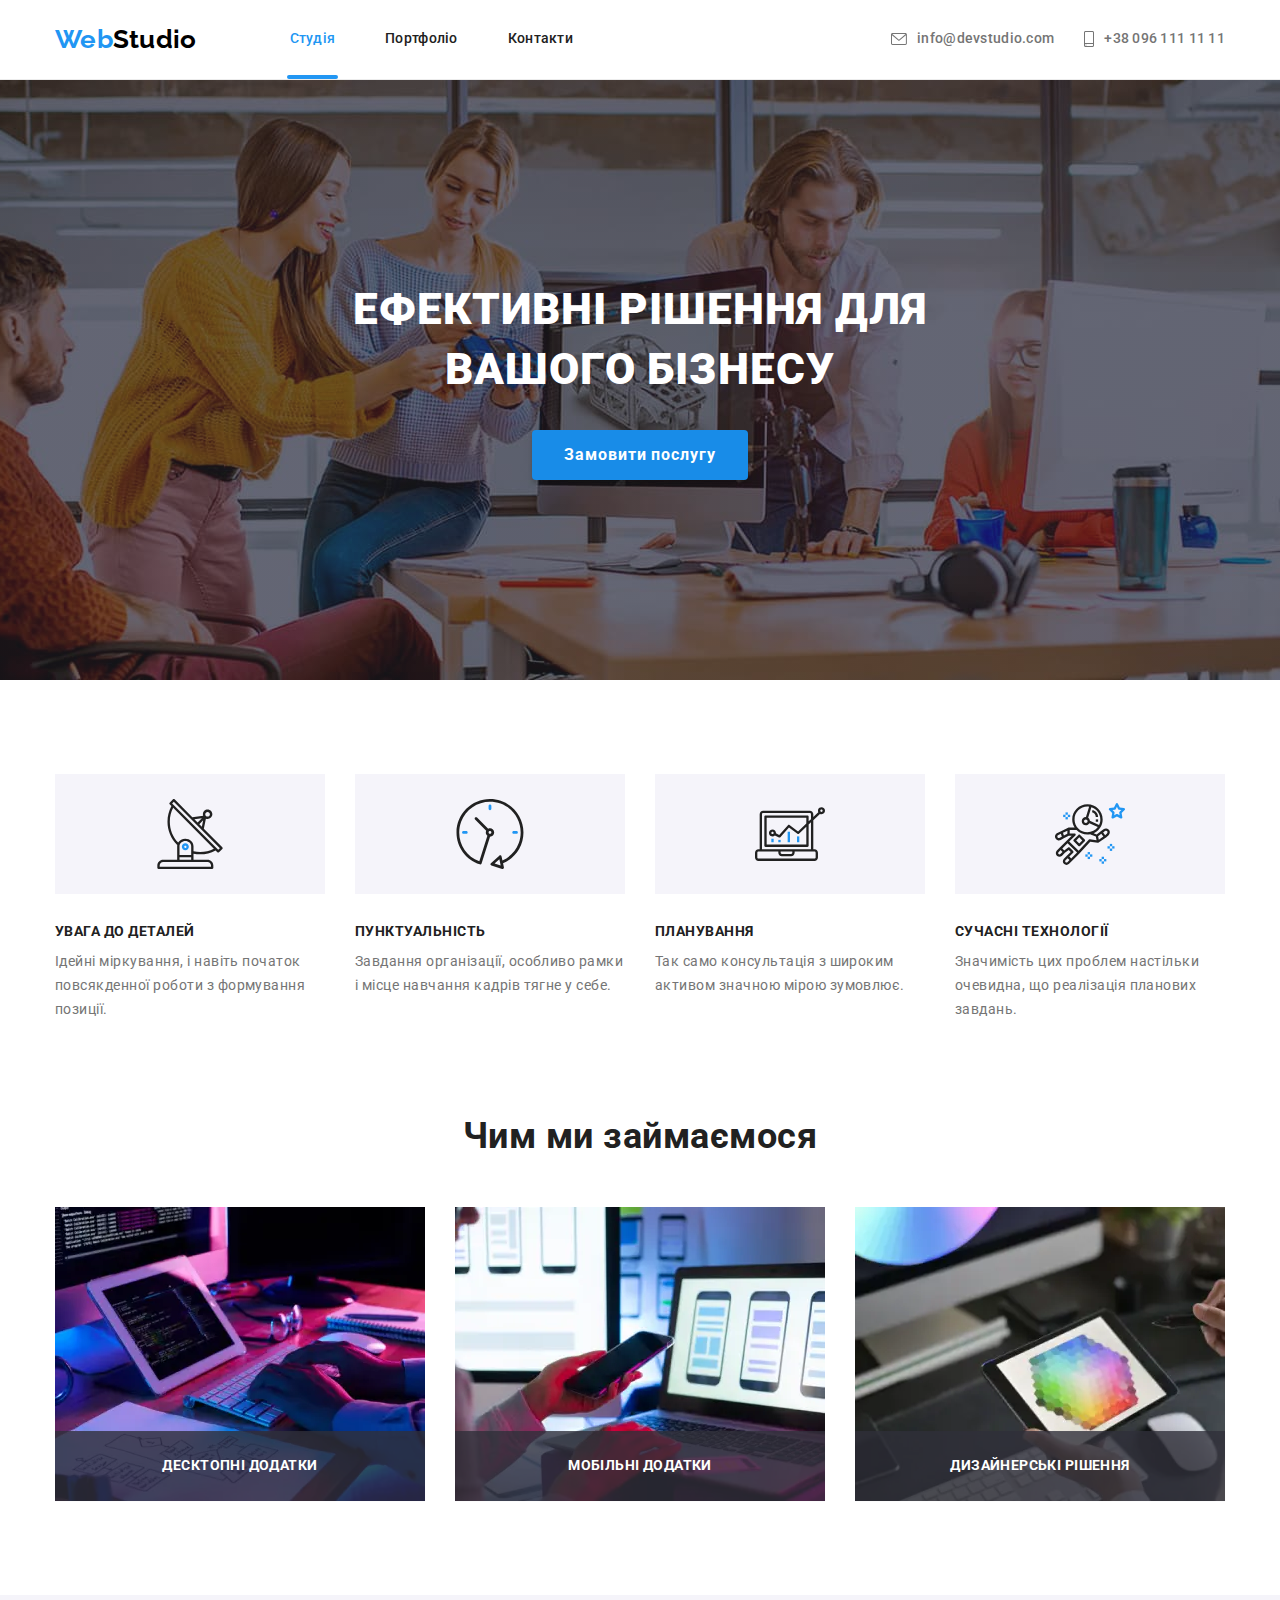
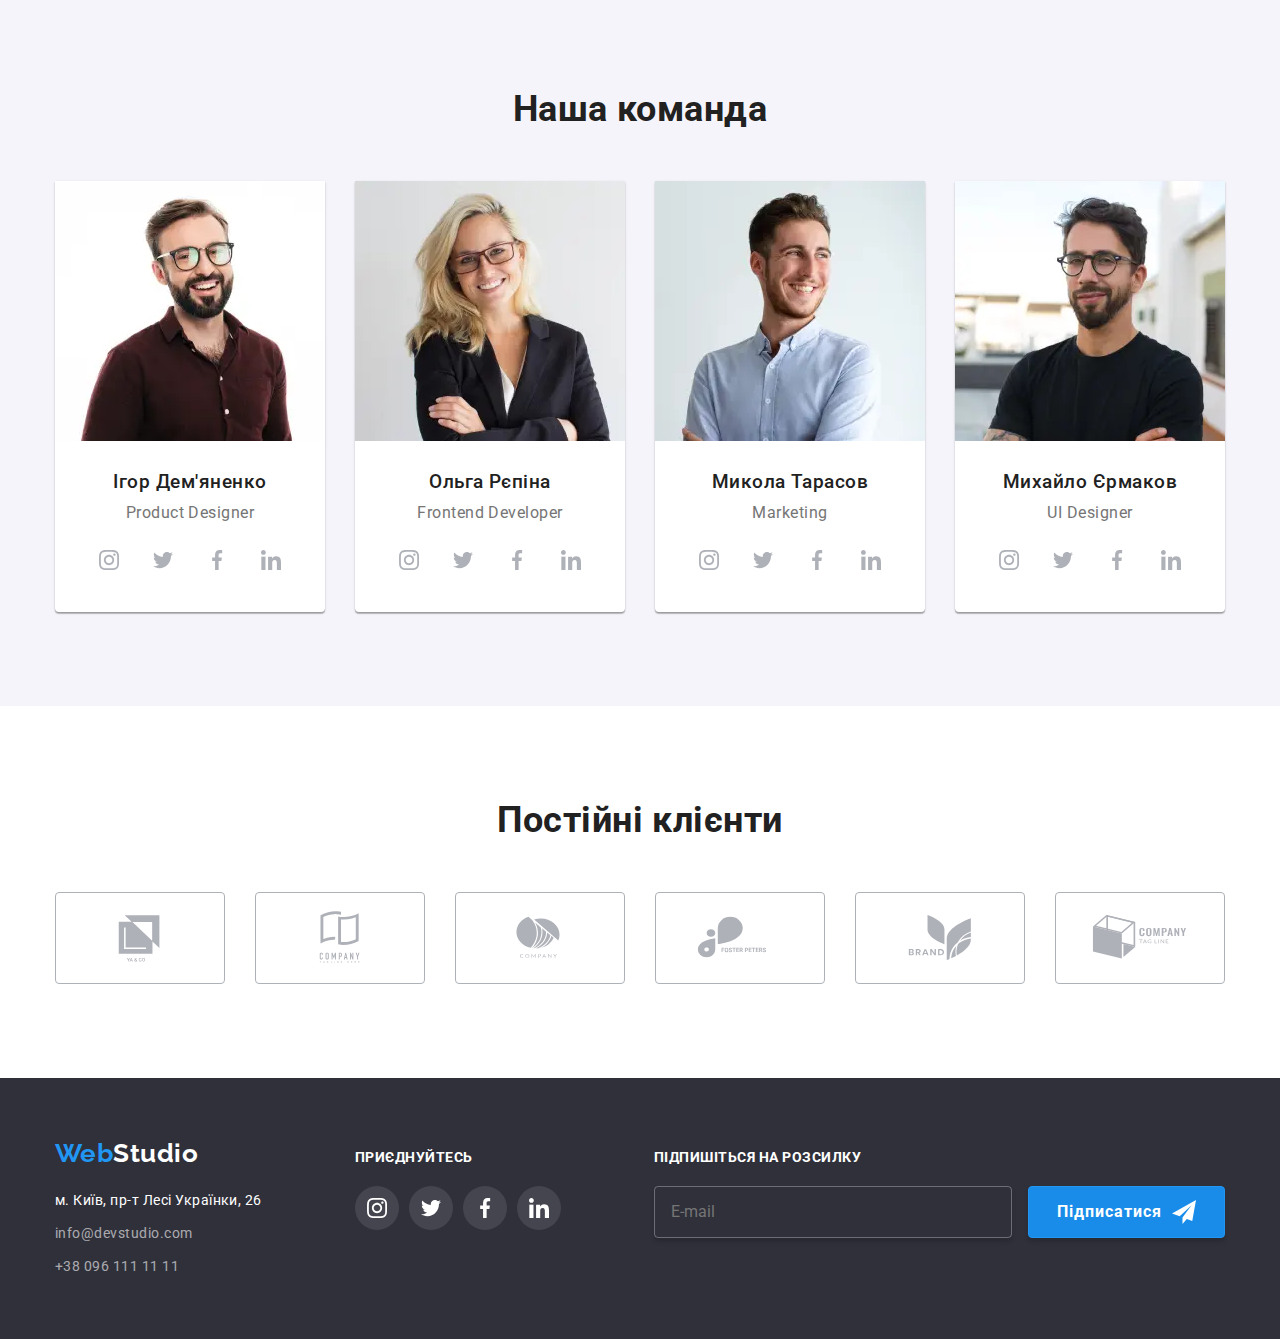
<file: index.html>
<!DOCTYPE html>
<html lang="uk">

<head>
    <meta charset="UTF-8">
    <meta name="viewport" content="width=device-width, initial-scale=1.0">
    <title>goit-hw8</title>
    <link
        href="https://fonts.googleapis.com/css2?family=Raleway:wght@700&family=Roboto:wght@400;500;700;900&display=swap"
        rel="stylesheet">
    <link rel="stylesheet" href="https://cdn.jsdelivr.net/npm/modern-normalize@1.1.0/modern-normalize.min.css" />
    <link rel="stylesheet" href="./css/main.css">
</head>

<body>
    <header class="header">
        <div class="header__container container">
            <nav class="header__nav">
                <a href="./index.html" lang="en" class="header__logo logo link"><span
                        class="logo__feature">Web</span>Studio</a>
                <ul class="menu list">
                    <li class="menu__item">
                        <a class="menu__link link menu__link_current" href="./index.html">Студія</a>
                    </li>
                    <li class="menu__item">
                        <a class="menu__link link" href="./portfolio.html">Портфоліо</a>
                    </li>
                    <li class="menu__item">
                        <a class="menu__link link" href="">Контакти</a>
                    </li>
                </ul>
            </nav>
            <button type="button" class="mobile-menu-btn" data-menu-open>
                <svg class="mobile-menu-btn__icon" width="40" height="40">
                    <use href="./images/icons.svg#icon-burger"></use>
                </svg>
            </button>
            <div class="header__links">
                <a class="header-email link" href="mailto:info@devstudio.com">
                    <svg class="header-email__icon" width="16" height="12">
                        <use href="./images/icons.svg#icon-envelope"></use>
                    </svg>
                    info@devstudio.com</a>
                <a href="tel:+380961111111" class="header-tel link">
                    <svg class="header-tel__icon" width="10" height="16">
                        <use href="./images/icons.svg#icon-smartphone"></use>
                    </svg>
                    +38 096 111 11 11</a>
            </div>
        </div>
        <div class="mobile-menu" data-menu>
            <div class="container mobile-menu__container">
                <button type="button" class="mobile-menu__close-btn" data-menu-close>
                    <svg class="mobile-menu__close-icon" width="40" height="40">
                        <use href="./images/icons.svg#icon-close"></use>
                    </svg>
                </button>
                <ul class="mobile-menu-list list">
                    <li class="mobile-menu-list__item">
                        <a class="mobile-menu-list__link link mobile-menu-list__link_current"
                            href="./index.html">Студія</a>
                    </li>
                    <li class="mobile-menu-list__item">
                        <a class="mobile-menu-list__link link" href="./portfolio.html">Портфоліо</a>
                    </li>
                    <li class="mobile-menu-list__item">
                        <a class="mobile-menu-list__link link" href="">Контакти</a>
                    </li>
                </ul>
                <div class="mobile-menu-bottom">
                    <ul class="mobile-menu_links list">
                        <li class="mobile-menu_links__item">
                            <a href="tel:+380961111111" class="mobile-menu_links__tel link">+38 096 111 11 11</a>
                        </li>
                        <li class="mobile-menu_links__item">
                            <a class="mobile-menu_links__email link"
                                href="mailto:info@devstudio.com">info@devstudio.com</a>
                        </li>
                    </ul>
                    <ul class="mobile-menu_social list">
                        <li class="mobile-menu_social__item">
                            <a class="mobile-menu_social__link link" href="">Instagram</a>
                        </li>
                        <li class="mobile-menu_social__item">
                            <a class="mobile-menu_social__link link" href="">Twitter</a>
                        </li>
                        <li class="mobile-menu_social__item">
                            <a class="mobile-menu_social__link link" href="">Twitter</a>
                        </li>
                        <li class="mobile-menu_social__item">
                            <a class="mobile-menu_social__link link" href="">LinkedIn</a>
                        </li>
                    </ul>
                </div>

            </div>
        </div>

    </header>
    <main>
        <section class="hero">
            <div class="hero__container container">
                <h1 class="hero__title">Ефективні рішення для вашого бізнесу</h1>
                <button data-modal-open type="button" class="hero__btn blue-btn btn">Замовити послугу</button>
            </div>
        </section>
        <section class="feature section">
            <div class="feature__container container">
                <h2 class="feature__title visually-hidden">Особливості</h2>
                <ul class="feature-list list">
                    <li class="feature-list__item">
                        <div class="feature-list__icon-wrapper">
                            <svg class="feature-list__icon icon-antenna" width="70" height="70">
                                <use href="./images/icons.svg#icon-antenna"></use>
                            </svg>
                        </div>
                        <h3 class="feature-list__sub-title">УВАГА ДО ДЕТАЛЕЙ</h3>
                        <p class="feature-list__text">Ідейні міркування, і навіть початок повсякденної роботи з
                            формування позиції.</p>
                    </li>
                    <li class="feature-list__item">
                        <div class="feature-list__icon-wrapper">
                            <svg class="feature-list__icon" width="70" height="70">
                                <use href="./images/icons.svg#icon-clock"></use>
                            </svg>
                        </div>
                        <h3 class="feature-list__sub-title">ПУНКТУАЛЬНІСТЬ</h3>
                        <p class="feature-list__text">Завдання організації, особливо рамки і місце навчання кадрів тягне
                            у себе.
                        </p>
                    </li>
                    <li class="feature-list__item">
                        <div class="feature-list__icon-wrapper">
                            <svg class="feature-list__icon" width="70" height="70">
                                <use href="./images/icons.svg#icon-diagram"></use>
                            </svg>
                        </div>
                        <h3 class="feature-list__sub-title">ПЛАНУВАННЯ</h3>
                        <p class="feature-list__text">Так само консультація з широким активом значною мірою зумовлює.
                        </p>
                    </li>
                    <li class="feature-list__item">
                        <div class="feature-list__icon-wrapper">
                            <svg class="feature-list__icon" width="70" height="70">
                                <use href="./images/icons.svg#icon-astronaut"></use>
                            </svg>
                        </div>
                        <h3 class="feature-list__sub-title">СУЧАСНІ ТЕХНОЛОГІЇ</h3>
                        <p class="feature-list__text">Значимість цих проблем настільки очевидна, що реалізація планових
                            завдань.
                        </p>
                    </li>
                </ul>
            </div>
        </section>
        <section class="field section">
            <div class="container">
                <h2 class="field__title title">Чим ми займаємося</h2>
                <ul class="field-list list">
                    <li class="field-list__item">
                        <div class="field-list__thumb">
                            <picture>
                                <!-- DESKTOP -->
                                <source
                                    srcset="./images/field/desktop/field-1.webp 1x, ./images/field/desktop/field-1@2x.webp 2x"
                                    type="image/webp" />
                                <source
                                    srcset="./images/field/desktop/field-1.jpg 1x, ./images/field/desktop/field-1@2x.jpg 2x" />

                                <img src="./images/field/" alt="десктопні додатки" class="field-list__img img">
                            </picture>
                            <h3 class="field-list__img-title">Десктопні додатки</h3>
                        </div>
                    </li>
                    <li class="field-list__item">
                        <div class="field-list__thumb">
                            <picture>
                                <!-- DESKTOP -->
                                <source
                                    srcset="./images/field/desktop/field-2.webp 1x, ./images/field/desktop/field-2@2x.webp 2x"
                                    type="image/webp" />
                                <source
                                    srcset="./images/field/desktop/field-2.jpg 1x, ./images/field/desktop/field-2@2x.jpg 2x" />

                                <img src="./images/field/field2.jpg" alt="мобільні додатки" class="field-list__img img">
                            </picture>
                            <h3 class="field-list__img-title">Мобільні додатки</h3>
                        </div>
                    </li>
                    <li class="field-list__item">
                        <div class="field-list__thumb">
                            <picture>
                                <!-- DESKTOP -->
                                <source
                                    srcset="./images/field/desktop/field-3.webp 1x, ./images/field/desktop/field-3@2x.webp 2x"
                                    type="image/webp" />
                                <source
                                    srcset="./images/field/desktop/field-3.jpg 1x, ./images/field/desktop/field-3@2x.jpg 2x" />

                                <img src="./images/field/field3.jpg" alt="дизайнерські рішення"
                                    class="field-list__img img">
                            </picture>
                            <h3 class="field-list__img-title">Дизайнерські рішення</h3>
                        </div>
                    </li>
                </ul>
            </div>
        </section>
        <section class="team section">
            <div class="container">
                <h2 class="team__title title">Наша команда</h2>
                <ul class="team-list list">
                    <li class="team-list__item">
                        <picture>
                            <!-- DESKTOP -->
                            <source
                                srcset="./images/staff/desktop/staff-1.webp 1x, ./images/staff/desktop/staff-1@2x.webp 2x"
                                media="(min-width: 1200px)" type="image/webp" />
                            <source
                                srcset="./images/staff/desktop/staff-1.jpg 1x, ./images/staff/desktop/staff-1@2x.jpg 2x"
                                media="(min-width: 1200px)" />

                            <!-- TABLET -->
                            <source
                                srcset="./images/staff/tablet/staff-1.webp 1x, ./images/staff/tablet/staff-1@2x.webp 2x"
                                media="(min-width: 768px)" type="image/webp" />
                            <source
                                srcset="./images/staff/tablet/staff-1.jpg 1x, ./images/staff/tablet/staff-1@2x.jpg 2x"
                                media="(min-width: 768px)" />

                            <!-- MOBILE -->
                            <source
                                srcset="./images/staff/mobile/staff-1.webp 1x, ./images/staff/mobile/staff-1.webp 2x"
                                media="(max-width: 767px)" type="image/webp" />
                            <source
                                srcset="./images/staff/mobile/staff-1.jpg 1x, ./images/staff/mobile/staff-1@2x.jpg 2x"
                                media="(max-width: 767px)" />

                            <img src="./images/staff/desktop/staff-1.jpg" alt="фото Ігор Дем'яненко"
                                class="team-list__img img">
                        </picture>
                        <div class="team-list__content-wrapper">
                            <h3 class="team-list__title">Ігор Дем'яненко</h3>
                            <p class="team-list__position">Product Designer</p>
                            <ul class="social-list list">
                                <li class="social-list__item">
                                    <a href="" class="social-list__link">
                                        <svg class="social-list__icon" width="20" height="20">
                                            <use href="./images/icons.svg#icon-instagram"></use>
                                        </svg>
                                    </a>
                                </li>
                                <li class="social-list__item">
                                    <a href="" class="social-list__link">
                                        <svg class="social-list__icon" width="20" height="20">
                                            <use href="./images/icons.svg#icon-twitter"></use>
                                        </svg>
                                    </a>
                                </li>
                                <li class="social-list__item">
                                    <a href="" class="social-list__link">
                                        <svg class="social-list__icon" width="20" height="20">
                                            <use href="./images/icons.svg#icon-facebook"></use>
                                        </svg>
                                    </a>
                                </li>
                                <li class="social-list__item">
                                    <a href="" class="social-list__link">
                                        <svg class="social-list__icon" width="20" height="20">
                                            <use href="./images/icons.svg#icon-linkedin"></use>
                                        </svg>
                                    </a>
                                </li>
                            </ul>
                        </div>
                    </li>
                    <li class="team-list__item">
                        <picture>
                            <!-- DESKTOP -->
                            <source
                                srcset="./images/staff/desktop/staff-2.webp 1x, ./images/staff/desktop/staff-2@2x.webp 2x"
                                media="(min-width: 1200px)" type="image/webp" />
                            <source
                                srcset="./images/staff/desktop/staff-2.jpg 1x, ./images/staff/desktop/staff-2@2x.jpg 2x"
                                media="(min-width: 1200px)" />

                            <!-- TABLET -->
                            <source
                                srcset="./images/staff/tablet/staff-2.webp 1x, ./images/staff/tablet/staff-2@2x.webp 2x"
                                media="(min-width: 768px)" type="image/webp" />
                            <source
                                srcset="./images/staff/tablet/staff-2.jpg 1x, ./images/staff/tablet/staff-2@2x.jpg 2x"
                                media="(min-width: 768px)" />

                            <!-- MOBILE -->
                            <source
                                srcset="./images/staff/mobile/staff-2.webp 1x, ./images/staff/mobile/staff-2.webp 2x"
                                media="(max-width: 767px)" type="image/webp" />
                            <source
                                srcset="./images/staff/mobile/staff-2.jpg 1x, ./images/staff/mobile/staff-2@2x.jpg 2x"
                                media="(max-width: 767px)" />

                            <img src="./images/staff/desktop/staff-2.jpg" alt="фото Ольга Рєпіна"
                                class="team-list__img img">
                        </picture>
                        <div class="team-list__content-wrapper">
                            <h3 class="team-list__title">Ольга Рєпіна</h3>
                            <p class="team-list__position">Frontend Developer</p>
                            <ul class="social-list list">
                                <li class="social-list__item">
                                    <a href="" class="social-list__link">
                                        <svg class="social-list__icon" width="20" height="20">
                                            <use href="./images/icons.svg#icon-instagram"></use>
                                        </svg>
                                    </a>
                                </li>
                                <li class="social-list__item">
                                    <a href="" class="social-list__link">
                                        <svg class="social-list__icon" width="20" height="20">
                                            <use href="./images/icons.svg#icon-twitter"></use>
                                        </svg>
                                    </a>
                                </li>
                                <li class="social-list__item">
                                    <a href="" class="social-list__link">
                                        <svg class="social-list__icon" width="20" height="20">
                                            <use href="./images/icons.svg#icon-facebook"></use>
                                        </svg>
                                    </a>
                                </li>
                                <li class="social-list__item">
                                    <a href="" class="social-list__link">
                                        <svg class="social-list__icon" width="20" height="20">
                                            <use href="./images/icons.svg#icon-linkedin"></use>
                                        </svg>
                                    </a>
                                </li>
                            </ul>
                        </div>
                    </li>
                    <li class="team-list__item">
                        <picture>
                            <!-- DESKTOP -->
                            <source
                                srcset="./images/staff/desktop/staff-3.webp 1x, ./images/staff/desktop/staff-3@2x.webp 2x"
                                media="(min-width: 1200px)" type="image/webp" />
                            <source
                                srcset="./images/staff/desktop/staff-3.jpg 1x, ./images/staff/desktop/staff-3@2x.jpg 2x"
                                media="(min-width: 1200px)" />

                            <!-- TABLET -->
                            <source
                                srcset="./images/staff/tablet/staff-3.webp 1x, ./images/staff/tablet/staff-3@2x.webp 2x"
                                media="(min-width: 768px)" type="image/webp" />
                            <source
                                srcset="./images/staff/tablet/staff-3.jpg 1x, ./images/staff/tablet/staff-3@2x.jpg 2x"
                                media="(min-width: 768px)" />

                            <!-- MOBILE -->
                            <source
                                srcset="./images/staff/mobile/staff-3.webp 1x, ./images/staff/mobile/staff-3.webp 2x"
                                media="(max-width: 767px)" type="image/webp" />
                            <source
                                srcset="./images/staff/mobile/staff-3.jpg 1x, ./images/staff/mobile/staff-3@2x.jpg 2x"
                                media="(max-width: 767px)" />

                            <img src="./images/staff/desktop/staff-3.jpg" alt="фото Микола Тарасов"
                                class="team-list__img img">
                        </picture>
                        <div class="team-list__content-wrapper">
                            <h3 class="team-list__title">Микола Тарасов</h3>
                            <p class="team-list__position">Marketing</p>
                            <ul class="social-list list">
                                <li class="social-list__item">
                                    <a href="" class="social-list__link">
                                        <svg class="social-list__icon" width="20" height="20">
                                            <use href="./images/icons.svg#icon-instagram"></use>
                                        </svg>
                                    </a>
                                </li>
                                <li class="social-list__item">
                                    <a href="" class="social-list__link">
                                        <svg class="social-list__icon" width="20" height="20">
                                            <use href="./images/icons.svg#icon-twitter"></use>
                                        </svg>
                                    </a>
                                </li>
                                <li class="social-list__item">
                                    <a href="" class="social-list__link">
                                        <svg class="social-list__icon" width="20" height="20">
                                            <use href="./images/icons.svg#icon-facebook"></use>
                                        </svg>
                                    </a>
                                </li>
                                <li class="social-list__item">
                                    <a href="" class="social-list__link">
                                        <svg class="social-list__icon" width="20" height="20">
                                            <use href="./images/icons.svg#icon-linkedin"></use>
                                        </svg>
                                    </a>
                                </li>
                            </ul>
                        </div>
                    </li>
                    <li class="team-list__item">
                        <picture>
                            <!-- DESKTOP -->
                            <source
                                srcset="./images/staff/desktop/staff-4.webp 1x, ./images/staff/desktop/staff-4@2x.webp 2x"
                                media="(min-width: 1200px)" type="image/webp" />
                            <source
                                srcset="./images/staff/desktop/staff-4.jpg 1x, ./images/staff/desktop/staff-4@2x.jpg 2x"
                                media="(min-width: 1200px)" />

                            <!-- TABLET -->
                            <source
                                srcset="./images/staff/tablet/staff-4.webp 1x, ./images/staff/tablet/staff-4@2x.webp 2x"
                                media="(min-width: 768px)" type="image/webp" />
                            <source
                                srcset="./images/staff/tablet/staff-4.jpg 1x, ./images/staff/tablet/staff-4@2x.jpg 2x"
                                media="(min-width: 768px)" />

                            <!-- MOBILE -->
                            <source
                                srcset="./images/staff/mobile/staff-4.webp 1x, ./images/staff/mobile/staff-4.webp 2x"
                                media="(max-width: 767px)" type="image/webp" />
                            <source
                                srcset="./images/staff/mobile/staff-4.jpg 1x, ./images/staff/mobile/staff-4@2x.jpg 2x"
                                media="(max-width: 767px)" />

                            <img src="./images/staff/desktop/staff-4.jpg" alt="фото Михайло Єрмаков"
                                class="team-list__img img">
                        </picture>
                        <div class="team-list__content-wrapper">
                            <h3 class="team-list__title">Михайло Єрмаков</h3>
                            <p class="team-list__position">UI Designer</p>
                            <ul class="social-list list">
                                <li class="social-list__item">
                                    <a href="" class="social-list__link">
                                        <svg class="social-list__icon" width="20" height="20">
                                            <use href="./images/icons.svg#icon-instagram"></use>
                                        </svg>
                                    </a>
                                </li>
                                <li class="social-list__item">
                                    <a href="" class="social-list__link">
                                        <svg class="social-list__icon" width="20" height="20">
                                            <use href="./images/icons.svg#icon-twitter"></use>
                                        </svg>
                                    </a>
                                </li>
                                <li class="social-list__item">
                                    <a href="" class="social-list__link">
                                        <svg class="social-list__icon" width="20" height="20">
                                            <use href="./images/icons.svg#icon-facebook"></use>
                                        </svg>
                                    </a>
                                </li>
                                <li class="social-list__item">
                                    <a href="" class="social-list__link">
                                        <svg class="social-list__icon" width="20" height="20">
                                            <use href="./images/icons.svg#icon-linkedin"></use>
                                        </svg>
                                    </a>
                                </li>
                            </ul>
                        </div>
                    </li>
                </ul>
            </div>
        </section>
        <section class="clients section">
            <div class="container">
                <h2 class="clients__title title">Постійні клієнти</h2>
                <ul class="clients-list list">
                    <li class="clients-list__item">
                        <a href="" class="clients-list__link">
                            <svg class="clients-list__icon" width="106" height="60">
                                <use href="./images/icons.svg#icon-logo1"></use>
                            </svg>
                        </a>
                    </li>
                    <li class="clients-list__item">
                        <a href="" class="clients-list__link">
                            <svg class="clients-list__icon" width="106" height="60">
                                <use href="./images/icons.svg#icon-logo2"></use>
                            </svg>
                        </a>
                    </li>
                    <li class="clients-list__item">
                        <a href="" class="clients-list__link">
                            <svg class="clients-list__icon" width="106" height="60">
                                <use href="./images/icons.svg#icon-logo3"></use>
                            </svg>
                        </a>
                    </li>
                    <li class="clients-list__item">
                        <a href="" class="clients-list__link">
                            <svg class="clients-list__icon" width="106" height="60">
                                <use href="./images/icons.svg#icon-logo4"></use>
                            </svg>
                        </a>
                    </li>
                    <li class="clients-list__item">
                        <a href="" class="clients-list__link">
                            <svg class="clients-list__icon" width="106" height="60">
                                <use href="./images/icons.svg#icon-logo5"></use>
                            </svg>
                        </a>
                    </li>
                    <li class="clients-list__item">
                        <a href="" class="clients-list__link">
                            <svg class="clients-list__icon" width="106" height="60">
                                <use href="./images/icons.svg#icon-logo6"></use>
                            </svg>
                        </a>
                    </li>
                </ul>
            </div>
        </section>
    </main>
    <footer class="footer">
        <div class="container footer__container">
            <div class="footer__address">
                <a href="./index.html" lang="en" class="footer__logo logo link"><span
                        class="logo__feature">Web</span>Studio</a>
                <address class="contact">
                    <ul class="contact-list list">
                        <li class="contact-list__item">
                            <a href="https://goo.gl/maps/WSS5QyxdvY6HkFST6" target="_blank" rel="noopener noreferrer"
                                class="contact-list__address link"> м. Київ,
                                пр-т Лесі Українки, 26</a>
                        </li>
                        <li class="contact-list__item">
                            <a href="mailto:info@devstudio.com" class="contact-list__email link">info@devstudio.com</a>
                            <br>
                        </li>
                        <li class="contact-list__item">
                            <a href="tel:+380961111111" class="contact-list__phone link">+38 096 111 11 11</a>
                        </li>
                    </ul>
                </address>
            </div>
            <div class="footer__social">
                <h3 class="footer__title">приєднуйтесь</h3>
                <ul class="social-list list">
                    <li class="social-list__item">
                        <a href="" class="social-list__link social-list__link_footer">
                            <svg class="social-list__icon social-list__icon_footer" width="20" height="20">
                                <use href="./images/icons.svg#icon-instagram"></use>
                            </svg>
                        </a>
                    </li>
                    <li class="social-list__item">
                        <a href="" class="social-list__link social-list__link_footer">
                            <svg class="social-list__icon social-list__icon_footer" width="20" height="20">
                                <use href="./images/icons.svg#icon-twitter"></use>
                            </svg>
                        </a>
                    </li>
                    <li class="social-list__item">
                        <a href="" class="social-list__link social-list__link_footer">
                            <svg class="social-list__icon social-list__icon_footer" width="20" height="20">
                                <use href="./images/icons.svg#icon-facebook"></use>
                            </svg>
                        </a>
                    </li>
                    <li class="social-list__item">
                        <a href="" class="social-list__link social-list__link_footer">
                            <svg class="social-list__icon social-list__icon_footer" width="20" height="20">
                                <use href="./images/icons.svg#icon-linkedin"></use>
                            </svg>
                        </a>
                    </li>
                </ul>
            </div>
            <div class="footer__subscribe subscribe">
                <h3 class="footer__title subscribe__title">Підпишіться на розсилку</h3>
                <label for="subscribe" class="visually-hidden">Enter your email</label>
                <input class="subscribe__input" type="email" name="email" id="subscribe" placeholder="E-mail">
                <button class="subscribe__btn blue-btn btn" type="submit">Підписатися
                    <svg class="subscribe__btn-icon" width="24" height="24">
                        <use href="./images/icons.svg#icon-send"></use>
                    </svg>
                </button>
            </div>
        </div>
    </footer>

    <div class="backdrop is-hidden" data-modal>
        <div class="modal">
            <button type="button" class="modal__close-btn" data-modal-close>
                <svg class="modal__close-btn-icon" width="18" height="18">
                    <use href="./images/icons.svg#icon-close"></use>
                </svg>
            </button>
            <p class="modal__caption">Залиште свої дані, ми вам передзвонимо</p>
            <form class="modal-form">
                <label class="modal-form__field">
                    <span class="modal-form__field-desc">Ім'я</span>
                    <span class="modal-form__input-wrapper">
                        <input name="user_name" type="text" class="modal-form__input" pattern="[a-zA-Zа-яА-ЯіІїЇ]+"
                            required />
                        <svg class="modal-form__icon" width="18" height="18">
                            <use href="./images/icons.svg#icon-person-modal"></use>
                        </svg>
                    </span>
                </label>
                <label class="modal-form__field">
                    <span class="modal-form__field-desc">Телефон</span>
                    <span class="modal-form__input-wrapper">
                        <input name="user_phone_number" type="tel" class="modal-form__input"
                            pattern="[0-9]{3}-[0-9]{3}-[0-9]{2}-[0-9]{2}" required />
                        <svg class="modal-form__icon modal-phone-icon" width="18" height="18">
                            <use href="./images/icons.svg#icon-phone"></use>
                        </svg>
                    </span>
                </label>
                <label class="modal-form__field">
                    <span class="modal-form__field-desc">Пошта</span>
                    <span class="modal-form__input-wrapper">
                        <input name="user_email" type="email" class="modal-form__input" required />
                        <svg class="modal-form__icon" width="18" height="18">
                            <use href="./images/icons.svg#icon-email-modal"></use>
                        </svg>
                    </span>
                </label>
                <label class="modal-form__field">
                    <span class="modal-form__field-desc">Коментар</span>
                    <textarea name="user_message" class="modal-form__message" placeholder="Введіть текст"></textarea>
                </label>
                <label class="modal-form__check-wrapper">
                    <input name="user_policy" type="checkbox" class="modal-form__check visually-hidden" />
                    <svg class="modal-form__own-check" width="16" height="16">
                        <use class="modal-form__own-check-icon" href="./images/icons.svg#icon-check">
                        </use>
                    </svg>
                    Погоджуюся з розсилкою та приймаю&nbsp;<a class="modal-form__check-link" href="">Умови
                        договору</a>
                </label>
                <button type="submit" class="modal-form__btn blue-btn btn">Відправити</button>
            </form>
        </div>
    </div>
    <script src="./js/mobile-menu.js"></script>
    <script src=" ./js/modal.js"></script>
</body>

</html>
</file>
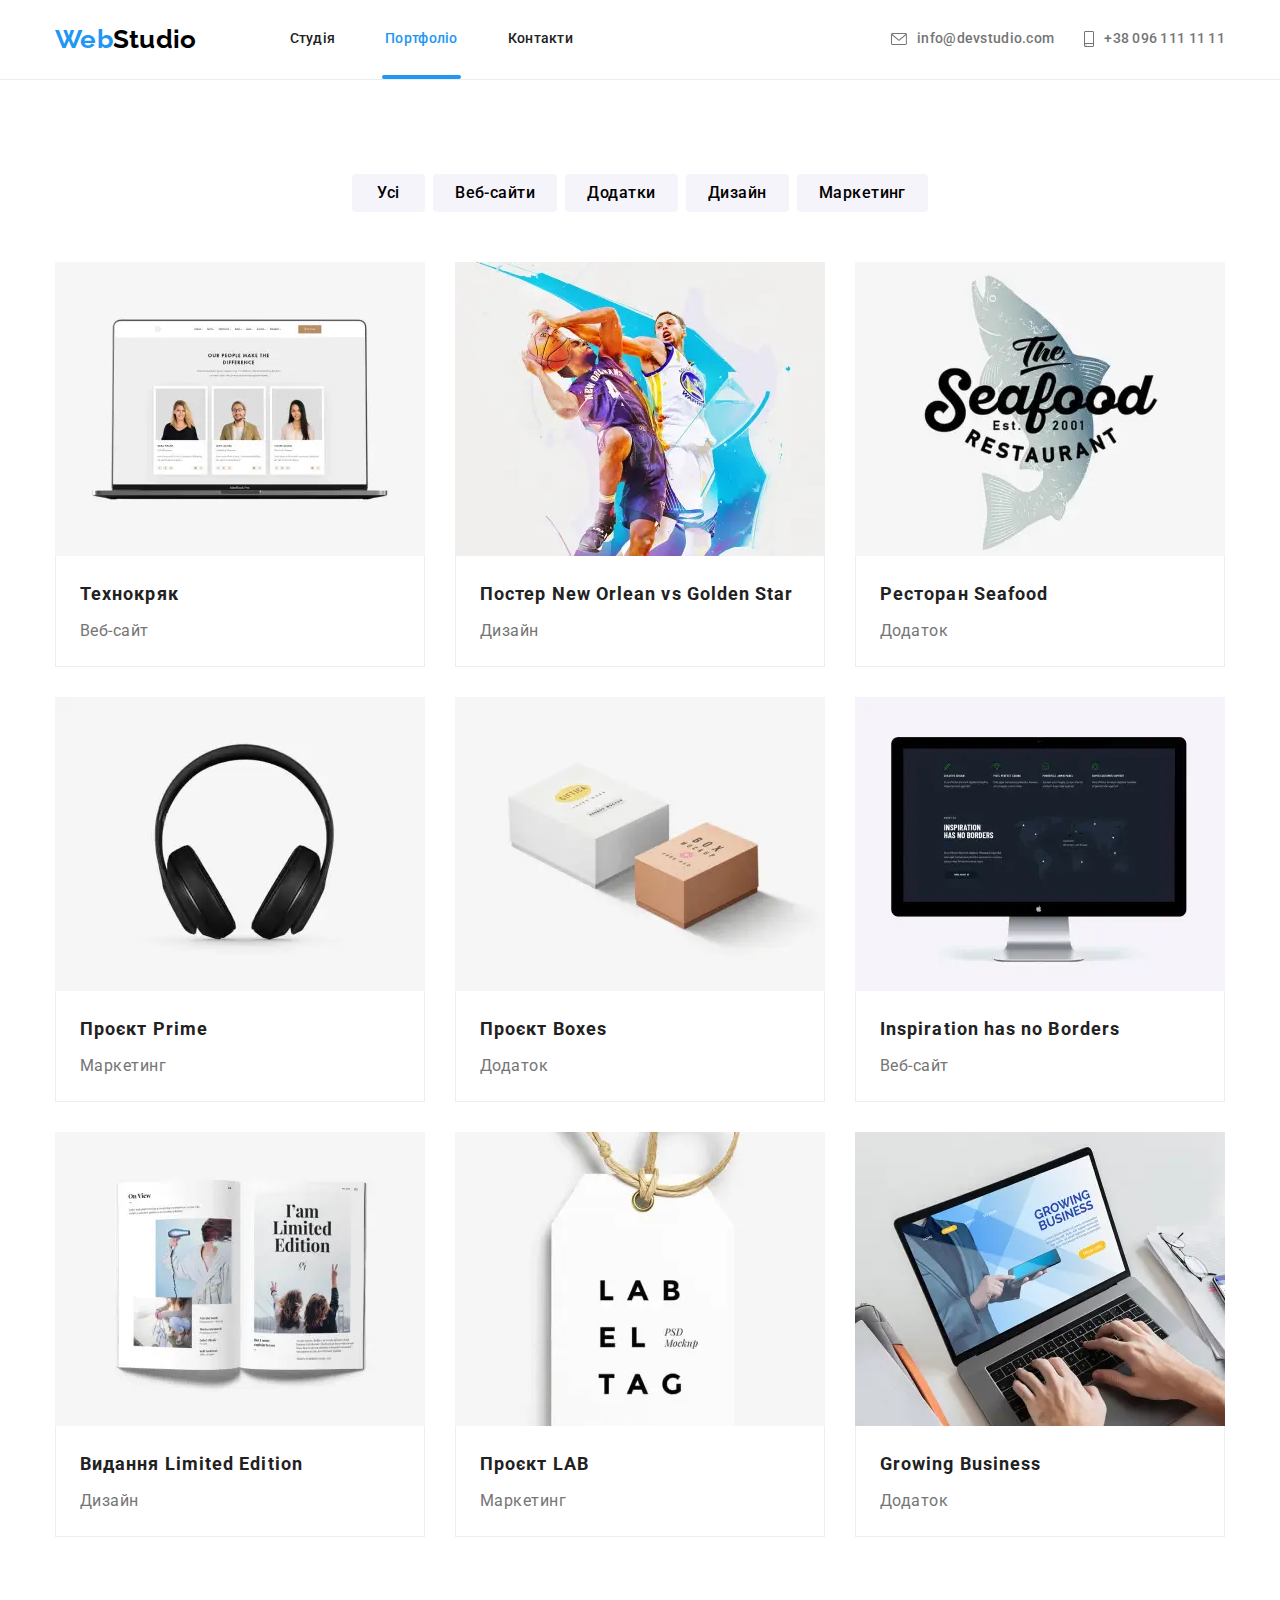
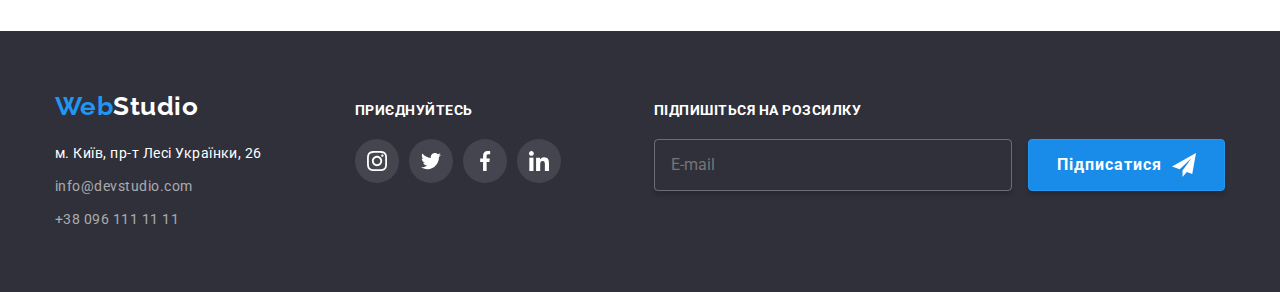
<file: portfolio.html>
<!DOCTYPE html>
<html lang="uk">

<head>
    <meta charset="UTF-8">
    <meta name="viewport" content="width=device-width, initial-scale=1.0">
    <title>goit-hw8</title>
    <link
        href="https://fonts.googleapis.com/css2?family=Raleway:wght@700&family=Roboto:wght@400;500;700;900&display=swap"
        rel="stylesheet">
    <link rel="stylesheet" href="https://cdn.jsdelivr.net/npm/modern-normalize@1.1.0/modern-normalize.min.css" />
    <link rel="stylesheet" href="./css/main.css">

</head>

<body>
    <header class="header">
        <div class="header__container container">
            <nav class="header__nav">
                <a href="./index.html" lang="en" class="header__logo logo link"><span
                        class="logo__feature">Web</span>Studio</a>
                <ul class="menu list">
                    <li class="menu__item">
                        <a class="menu__link link" href="./index.html">Студія</a>
                    </li>
                    <li class="menu__item">
                        <a class="menu__link link menu__link_current" href="./portfolio.html">Портфоліо</a>
                    </li>
                    <li class="menu__item">
                        <a class="menu__link link" href="">Контакти</a>
                    </li>
                </ul>
            </nav>
            <button type="button" class="mobile-menu-btn" data-menu-open>
                <svg class="mobile-menu-btn__icon" width="40" height="40">
                    <use href="./images/icons.svg#icon-burger"></use>
                </svg>
            </button>
            <div class="header__links">
                <a class="header-email link" href="mailto:info@devstudio.com">
                    <svg class="header-email__icon" width="16" height="12">
                        <use href="./images/icons.svg#icon-envelope"></use>
                    </svg>
                    info@devstudio.com</a>
                <a href="tel:+380961111111" class="header-tel link">
                    <svg class="header-tel__icon" width="10" height="16">
                        <use href="./images/icons.svg#icon-smartphone"></use>
                    </svg>
                    +38 096 111 11 11</a>
            </div>
        </div>
        <div class="mobile-menu" data-menu>
            <div class="container mobile-menu__container">
                <button type="button" class="mobile-menu__close-btn" data-menu-close>
                    <svg class="mobile-menu__close-icon" width="40" height="40">
                        <use href="./images/icons.svg#icon-close"></use>
                    </svg>
                </button>
                <ul class="mobile-menu-list list">
                    <li class="mobile-menu-list__item">
                        <a class="mobile-menu-list__link link" href="./index.html">Студія</a>
                    </li>
                    <li class="mobile-menu-list__item">
                        <a class="mobile-menu-list__link link mobile-menu-list__link_current"
                            href="./portfolio.html">Портфоліо</a>
                    </li>
                    <li class="mobile-menu-list__item">
                        <a class="mobile-menu-list__link link" href="">Контакти</a>
                    </li>
                </ul>
                <div class="mobile-menu-bottom">
                    <ul class="mobile-menu_links list">
                        <li class="mobile-menu_links__item">
                            <a href="tel:+380961111111" class="mobile-menu_links__tel link">+38 096 111 11 11</a>
                        </li>
                        <li class="mobile-menu_links__item">
                            <a class="mobile-menu_links__email link"
                                href="mailto:info@devstudio.com">info@devstudio.com</a>
                        </li>
                    </ul>
                    <ul class="mobile-menu_social list">
                        <li class="mobile-menu_social__item">
                            <a class="mobile-menu_social__link link" href="">Instagram</a>
                        </li>
                        <li class="mobile-menu_social__item">
                            <a class="mobile-menu_social__link link" href="">Twitter</a>
                        </li>
                        <li class="mobile-menu_social__item">
                            <a class="mobile-menu_social__link link" href="">Twitter</a>
                        </li>
                        <li class="mobile-menu_social__item">
                            <a class="mobile-menu_social__link link" href="">LinkedIn</a>
                        </li>
                    </ul>
                </div>

            </div>
        </div>

    </header>
    <main class="portfolio section">
        <div class="container">
            <h1 class="portfolio__title visually-hidden">Cписок прикладів робіт</h1>
            <ul class="filters-list list">
                <li class="filters-list__item">
                    <button class="filters-list__btn btn" type="button">Усі</button>
                </li>
                <li class="filters-list__item">
                    <button class="filters-list__btn btn" type="button">Веб-сайти</button>
                </li>
                <li class="filters-list__item">
                    <button class="filters-list__btn btn" type="button">Додатки</button>
                </li>
                <li class="filters-list__item">
                    <button class="filters-list__btn btn" type="button">Дизайн</button>
                </li>
                <li class="filters-list__item">
                    <button class="filters-list__btn btn" type="button">Маркетинг</button>
                </li>
            </ul>
            <ul class="project-list list">
                <li class="project-list__item">
                    <a class="project-list__link link" href="">
                        <div class="project-thumb">
                            <picture>
                                <!-- DESKTOP -->
                                <source
                                    srcset="./images/portfolio/desktop/portfolio-1.webp 1x, ./images/portfolio/desktop/portfolio-1@2x.webp 2x"
                                    media="(min-width: 1200px)" type="image/webp" />
                                <source
                                    srcset="./images/portfolio/desktop/portfolio-1.jpg 1x, ./images/portfolio/desktop/portfolio-1@2x.jpg 2x"
                                    media="(min-width: 1200px)" />

                                <!-- TABLET -->
                                <source
                                    srcset="./images/portfolio/tablet/portfolio-1.webp 1x, ./images/portfolio/tablet/portfolio-1@2x.webp 2x"
                                    media="(min-width: 768px)" type="image/webp" />
                                <source
                                    srcset="./images/portfolio/tablet/portfolio-1.jpg 1x, ./images/portfolio/tablet/portfolio-1@2x.jpg 2x"
                                    media="(min-width: 768px)" />

                                <!-- MOBILE -->
                                <source
                                    srcset="./images/portfolio/mobile/portfolio-1.webp 1x, ./images/portfolio/mobile/portfolio-1@2x.webp 2x"
                                    media="(max-width: 767px)" type="image/webp" />
                                <source
                                    srcset="./images/portfolio/mobile/portfolio-1.jpg 1x, ./images/portfolio/mobile/portfolio-1@2x.jpg 2x"
                                    media="(max-width: 767px)" />

                                <img src="./images/portfolio/tablet/portfolio-1.jpg" alt="Технокряк"
                                    class="project-thumb__img img" />
                            </picture>
                            <p class="project-thumb__text">Ресурс пропонує комплексні пропозиції з різним рівнем
                                функціоналу та сервісів. Все це дозволить відвідувачу отримати вичерпні відомості про
                                компанію чи приватну особу.</p>
                        </div>
                        <div class="project-list__wrapper">
                            <h2 class="project-list__title">Технокряк</h2>
                            <p class="project-list__text">Веб-сайт</p>
                        </div>
                    </a>
                </li>
                <li class="project-list__item">
                    <a class="project-list__link link" href="">
                        <div class="project-thumb">
                            <picture>
                                <!-- DESKTOP -->
                                <source
                                    srcset="./images/portfolio/desktop/portfolio-2.webp 1x, ./images/portfolio/desktop/portfolio-2@2x.webp 2x"
                                    media="(min-width: 1200px)" type="image/webp" />
                                <source
                                    srcset="./images/portfolio/desktop/portfolio-2.jpg 1x, ./images/portfolio/desktop/portfolio-2@2x.jpg 2x"
                                    media="(min-width: 1200px)" />

                                <!-- TABLET -->
                                <source
                                    srcset="./images/portfolio/tablet/portfolio-2.webp 1x, ./images/portfolio/tablet/portfolio-2@2x.webp 2x"
                                    media="(min-width: 768px)" type="image/webp" />
                                <source
                                    srcset="./images/portfolio/tablet/portfolio-2.jpg 1x, ./images/portfolio/tablet/portfolio-2@2x.jpg 2x"
                                    media="(min-width: 768px)" />

                                <!-- MOBILE -->
                                <source
                                    srcset="./images/portfolio/mobile/portfolio-2.webp 1x, ./images/portfolio/mobile/portfolio-2@2x.webp 2x"
                                    media="(max-width: 767px)" type="image/webp" />
                                <source
                                    srcset="./images/portfolio/mobile/portfolio-2.jpg 1x, ./images/portfolio/mobile/portfolio-2@2x.jpg 2x"
                                    media="(max-width: 767px)" />

                                <img src="./images/portfolio/tablet/portfolio-2.jpg"
                                    alt="Постер New Orlean vs Golden Star" class="project-thumb__img img" />
                            </picture>
                            <p class="project-thumb__text">Ресурс пропонує комплексні пропозиції з різним рівнем
                                функціоналу та сервісів. Все це дозволить відвідувачу отримати вичерпні відомості про
                                компанію чи приватну особу.</p>
                        </div>
                        <div class="project-list__wrapper">
                            <h2 class="project-list__title">Постер New Orlean vs Golden Star</h2>
                            <p class="project-list__text">Дизайн</p>
                        </div>
                    </a>
                </li>
                <li class="project-list__item">
                    <a class="project-list__link link" href="">
                        <div class="project-thumb">
                            <picture>
                                <!-- DESKTOP -->
                                <source
                                    srcset="./images/portfolio/desktop/portfolio-3.webp 1x, ./images/portfolio/desktop/portfolio-3@2x.webp 2x"
                                    media="(min-width: 1200px)" type="image/webp" />
                                <source
                                    srcset="./images/portfolio/desktop/portfolio-3.jpg 1x, ./images/portfolio/desktop/portfolio-3@2x.jpg 2x"
                                    media="(min-width: 1200px)" />

                                <!-- TABLET -->
                                <source
                                    srcset="./images/portfolio/tablet/portfolio-3.webp 1x, ./images/portfolio/tablet/portfolio-3@2x.webp 2x"
                                    media="(min-width: 768px)" type="image/webp" />
                                <source
                                    srcset="./images/portfolio/tablet/portfolio-3.jpg 1x, ./images/portfolio/tablet/portfolio-3@2x.jpg 2x"
                                    media="(min-width: 768px)" />

                                <!-- MOBILE -->
                                <source
                                    srcset="./images/portfolio/mobile/portfolio-3.webp 1x, ./images/portfolio/mobile/portfolio-3@2x.webp 2x"
                                    media="(max-width: 767px)" type="image/webp" />
                                <source
                                    srcset="./images/portfolio/mobile/portfolio-3.jpg 1x, ./images/portfolio/mobile/portfolio-3@2x.jpg 2x"
                                    media="(max-width: 767px)" />

                                <img src="./images/portfolio/tablet/portfolio-3.jpg" alt="Ресторан Seafood"
                                    class="project-thumb__img img" />
                            </picture>
                            <p class="project-thumb__text">Ресурс пропонує комплексні пропозиції з різним рівнем
                                функціоналу та сервісів. Все це дозволить відвідувачу отримати вичерпні відомості про
                                компанію чи приватну особу.</p>
                        </div>
                        <div class="project-list__wrapper">
                            <h2 class="project-list__title">Ресторан Seafood</h2>
                            <p class="project-list__text">Додаток</p>
                        </div>
                    </a>
                </li>
                <li class="project-list__item">
                    <a class="project-list__link link" href="">
                        <div class="project-thumb">
                            <picture>
                                <!-- DESKTOP -->
                                <source
                                    srcset="./images/portfolio/desktop/portfolio-4.webp 1x, ./images/portfolio/desktop/portfolio-4@2x.webp 2x"
                                    media="(min-width: 1200px)" type="image/webp" />
                                <source
                                    srcset="./images/portfolio/desktop/portfolio-4.jpg 1x, ./images/portfolio/desktop/portfolio-4@2x.jpg 2x"
                                    media="(min-width: 1200px)" />

                                <!-- TABLET -->
                                <source
                                    srcset="./images/portfolio/tablet/portfolio-4.webp 1x, ./images/portfolio/tablet/portfolio-4@2x.webp 2x"
                                    media="(min-width: 768px)" type="image/webp" />
                                <source
                                    srcset="./images/portfolio/tablet/portfolio-4.jpg 1x, ./images/portfolio/tablet/portfolio-4@2x.jpg 2x"
                                    media="(min-width: 768px)" />

                                <!-- MOBILE -->
                                <source
                                    srcset="./images/portfolio/mobile/portfolio-4.webp 1x, ./images/portfolio/mobile/portfolio-4@2x.webp 2x"
                                    media="(max-width: 767px)" type="image/webp" />
                                <source
                                    srcset="./images/portfolio/mobile/portfolio-4.jpg 1x, ./images/portfolio/mobile/portfolio-4@2x.jpg 2x"
                                    media="(max-width: 767px)" />

                                <img src="./images/portfolio/tablet/portfolio-4.jpg" alt="Проєкт Prime"
                                    class="project-thumb__img img" />
                            </picture>
                            <p class="project-thumb__text">Ресурс пропонує комплексні пропозиції з різним рівнем
                                функціоналу та сервісів. Все це дозволить відвідувачу отримати вичерпні відомості про
                                компанію чи приватну особу.</p>
                        </div>
                        <div class="project-list__wrapper">
                            <h2 class="project-list__title">Проєкт Prime</h2>
                            <p class="project-list__text">Маркетинг</p>
                        </div>
                    </a>
                </li>
                <li class="project-list__item">
                    <a class="project-list__link link" href="">
                        <div class="project-thumb">
                            <picture>
                                <!-- DESKTOP -->
                                <source
                                    srcset="./images/portfolio/desktop/portfolio-5.webp 1x, ./images/portfolio/desktop/portfolio-5@2x.webp 2x"
                                    media="(min-width: 1200px)" type="image/webp" />
                                <source
                                    srcset="./images/portfolio/desktop/portfolio-5.jpg 1x, ./images/portfolio/desktop/portfolio-5@2x.jpg 2x"
                                    media="(min-width: 1200px)" />

                                <!-- TABLET -->
                                <source
                                    srcset="./images/portfolio/tablet/portfolio-5.webp 1x, ./images/portfolio/tablet/portfolio-5@2x.webp 2x"
                                    media="(min-width: 768px)" type="image/webp" />
                                <source
                                    srcset="./images/portfolio/tablet/portfolio-5.jpg 1x, ./images/portfolio/tablet/portfolio-5@2x.jpg 2x"
                                    media="(min-width: 768px)" />

                                <!-- MOBILE -->
                                <source
                                    srcset="./images/portfolio/mobile/portfolio-5.webp 1x, ./images/portfolio/mobile/portfolio-5@2x.webp 2x"
                                    media="(max-width: 767px)" type="image/webp" />
                                <source
                                    srcset="./images/portfolio/mobile/portfolio-5.jpg 1x, ./images/portfolio/mobile/portfolio-5@2x.jpg 2x"
                                    media="(max-width: 767px)" />

                                <img src="./images/portfolio/tablet/portfolio-5.jpg" alt="Проєкт Boxes"
                                    class="project-thumb__img img" />
                            </picture>
                            <p class="project-thumb__text">Ресурс пропонує комплексні пропозиції з різним рівнем
                                функціоналу та сервісів. Все це дозволить відвідувачу отримати вичерпні відомості про
                                компанію чи приватну особу.</p>
                        </div>
                        <div class="project-list__wrapper">
                            <h2 class="project-list__title">Проєкт Boxes</h2>
                            <p class="project-list__text">Додаток</p>
                        </div>
                    </a>
                </li>
                <li class="project-list__item">
                    <a class="project-list__link link" href="">
                        <div class="project-thumb">
                            <picture>
                                <!-- DESKTOP -->
                                <source
                                    srcset="./images/portfolio/desktop/portfolio-6.webp 1x, ./images/portfolio/desktop/portfolio-6@2x.webp 2x"
                                    media="(min-width: 1200px)" type="image/webp" />
                                <source
                                    srcset="./images/portfolio/desktop/portfolio-6.jpg 1x, ./images/portfolio/desktop/portfolio-6@2x.jpg 2x"
                                    media="(min-width: 1200px)" />

                                <!-- TABLET -->
                                <source
                                    srcset="./images/portfolio/tablet/portfolio-6.webp 1x, ./images/portfolio/tablet/portfolio-6@2x.webp 2x"
                                    media="(min-width: 768px)" type="image/webp" />
                                <source
                                    srcset="./images/portfolio/tablet/portfolio-6.jpg 1x, ./images/portfolio/tablet/portfolio-6@2x.jpg 2x"
                                    media="(min-width: 768px)" />

                                <!-- MOBILE -->
                                <source
                                    srcset="./images/portfolio/mobile/portfolio-6.webp 1x, ./images/portfolio/mobile/portfolio-6@2x.webp 2x"
                                    media="(max-width: 767px)" type="image/webp" />
                                <source
                                    srcset="./images/portfolio/mobile/portfolio-6.jpg 1x, ./images/portfolio/mobile/portfolio-6@2x.jpg 2x"
                                    media="(max-width: 767px)" />

                                <img src="./images/portfolio/tablet/portfolio-6.jpg" alt="Inspiration has no Borders"
                                    class="project-thumb__img img" />
                            </picture>
                            <p class="project-thumb__text">Ресурс пропонує комплексні пропозиції з різним рівнем
                                функціоналу та сервісів. Все це дозволить відвідувачу отримати вичерпні відомості про
                                компанію чи приватну особу.</p>
                        </div>
                        <div class="project-list__wrapper">
                            <h2 class="project-list__title">Inspiration has no Borders</h2>
                            <p class="project-list__text">Веб-сайт</p>
                        </div>
                    </a>
                </li>
                <li class="project-list__item">
                    <a class="project-list__link link" href="">
                        <div class="project-thumb">
                            <picture>
                                <!-- DESKTOP -->
                                <source
                                    srcset="./images/portfolio/desktop/portfolio-7.webp 1x, ./images/portfolio/desktop/portfolio-7@2x.webp 2x"
                                    media="(min-width: 1200px)" type="image/webp" />
                                <source
                                    srcset="./images/portfolio/desktop/portfolio-7.jpg 1x, ./images/portfolio/desktop/portfolio-7@2x.jpg 2x"
                                    media="(min-width: 1200px)" />

                                <!-- TABLET -->
                                <source
                                    srcset="./images/portfolio/tablet/portfolio-7.webp 1x, ./images/portfolio/tablet/portfolio-7@2x.webp 2x"
                                    media="(min-width: 768px)" type="image/webp" />
                                <source
                                    srcset="./images/portfolio/tablet/portfolio-7.jpg 1x, ./images/portfolio/tablet/portfolio-7@2x.jpg 2x"
                                    media="(min-width: 768px)" />

                                <!-- MOBILE -->
                                <source
                                    srcset="./images/portfolio/mobile/portfolio-7.webp 1x, ./images/portfolio/mobile/portfolio-7@2x.webp 2x"
                                    media="(max-width: 767px)" type="image/webp" />
                                <source
                                    srcset="./images/portfolio/mobile/portfolio-7.jpg 1x, ./images/portfolio/mobile/portfolio-7@2x.jpg 2x"
                                    media="(max-width: 767px)" />

                                <img src="./images/portfolio/tablet/portfolio-7.jpg" alt="Видання Limited Edition"
                                    class="project-thumb__img img" />
                            </picture>
                            <p class="project-thumb__text">Ресурс пропонує комплексні пропозиції з різним рівнем
                                функціоналу та сервісів. Все це дозволить відвідувачу отримати вичерпні відомості про
                                компанію чи приватну особу.</p>
                        </div>
                        <div class="project-list__wrapper">
                            <h2 class="project-list__title">Видання Limited Edition</h2>
                            <p class="project-list__text">Дизайн</p>
                        </div>
                    </a>
                </li>
                <li class="project-list__item">
                    <a class="project-list__link link" href="">
                        <div class="project-thumb">
                            <picture>
                                <!-- DESKTOP -->
                                <source
                                    srcset="./images/portfolio/desktop/portfolio-8.webp 1x, ./images/portfolio/desktop/portfolio-8@2x.webp 2x"
                                    media="(min-width: 1200px)" type="image/webp" />
                                <source
                                    srcset="./images/portfolio/desktop/portfolio-8.jpg 1x, ./images/portfolio/desktop/portfolio-8@2x.jpg 2x"
                                    media="(min-width: 1200px)" />

                                <!-- TABLET -->
                                <source
                                    srcset="./images/portfolio/tablet/portfolio-8.webp 1x, ./images/portfolio/tablet/portfolio-8@2x.webp 2x"
                                    media="(min-width: 768px)" type="image/webp" />
                                <source
                                    srcset="./images/portfolio/tablet/portfolio-8.jpg 1x, ./images/portfolio/tablet/portfolio-8@2x.jpg 2x"
                                    media="(min-width: 768px)" />

                                <!-- MOBILE -->
                                <source
                                    srcset="./images/portfolio/mobile/portfolio-8.webp 1x, ./images/portfolio/mobile/portfolio-8@2x.webp 2x"
                                    media="(max-width: 767px)" type="image/webp" />
                                <source
                                    srcset="./images/portfolio/mobile/portfolio-8.jpg 1x, ./images/portfolio/mobile/portfolio-8@2x.jpg 2x"
                                    media="(max-width: 767px)" />

                                <img src="./images/portfolio/tablet/portfolio-8.jpg" alt="Проєкт LAB"
                                    class="project-thumb__img img" />
                            </picture>
                            <p class="project-thumb__text">Ресурс пропонує комплексні пропозиції з різним рівнем
                                функціоналу та сервісів. Все це дозволить відвідувачу отримати вичерпні відомості про
                                компанію чи приватну особу.</p>
                        </div>
                        <div class="project-list__wrapper">
                            <h2 class="project-list__title">Проєкт LAB</h2>
                            <p class="project-list__text">Маркетинг</p>
                        </div>
                    </a>
                </li>
                <li class="project-list__item">
                    <a class="project-list__link link" href="">
                        <div class="project-thumb">
                            <picture>
                                <!-- DESKTOP -->
                                <source
                                    srcset="./images/portfolio/desktop/portfolio-9.webp 1x, ./images/portfolio/desktop/portfolio-9@2x.webp 2x"
                                    media="(min-width: 1200px)" type="image/webp" />
                                <source
                                    srcset="./images/portfolio/desktop/portfolio-9.jpg 1x, ./images/portfolio/desktop/portfolio-9@2x.jpg 2x"
                                    media="(min-width: 1200px)" />

                                <!-- TABLET -->
                                <source
                                    srcset="./images/portfolio/tablet/portfolio-9.webp 1x, ./images/portfolio/tablet/portfolio-9@2x.webp 2x"
                                    media="(min-width: 768px)" type="image/webp" />
                                <source
                                    srcset="./images/portfolio/tablet/portfolio-9.jpg 1x, ./images/portfolio/tablet/portfolio-9@2x.jpg 2x"
                                    media="(min-width: 768px)" />

                                <!-- MOBILE -->
                                <source
                                    srcset="./images/portfolio/mobile/portfolio-9.webp 1x, ./images/portfolio/mobile/portfolio-9@2x.webp 2x"
                                    media="(max-width: 767px)" type="image/webp" />
                                <source
                                    srcset="./images/portfolio/mobile/portfolio-9.jpg 1x, ./images/portfolio/mobile/portfolio-9@2x.jpg 2x"
                                    media="(max-width: 767px)" />

                                <img src="./images/portfolio/tablet/portfolio-9.jpg" alt="Growing Business"
                                    class="project-thumb__img img" />
                            </picture>
                            <p class="project-thumb__text">Ресурс пропонує комплексні пропозиції з різним рівнем
                                функціоналу та сервісів. Все це дозволить відвідувачу отримати вичерпні відомості про
                                компанію чи приватну особу.</p>
                        </div>
                        <div class="project-list__wrapper">
                            <h2 class="project-list__title">Growing Business</h2>
                            <p class="project-list__text">Додаток</p>
                        </div>
                    </a>
                </li>

            </ul>
        </div>
    </main>
    <footer class="footer">
        <div class="container footer__container">
            <div class="footer__address">
                <a href="./index.html" lang="en" class="footer__logo logo link"><span
                        class="logo__feature">Web</span>Studio</a>
                <address class="contact">
                    <ul class="contact-list list">
                        <li class="contact-list__item">
                            <a href="https://goo.gl/maps/WSS5QyxdvY6HkFST6" target="_blank" rel="noopener noreferrer"
                                class="contact-list__address link"> м. Київ,
                                пр-т Лесі Українки, 26</a>
                        </li>
                        <li class="contact-list__item">
                            <a href="mailto:info@devstudio.com" class="contact-list__email link">info@devstudio.com</a>
                            <br>
                        </li>
                        <li class="contact-list__item">
                            <a href="tel:+380961111111" class="contact-list__phone link">+38 096 111 11 11</a>
                        </li>
                    </ul>
                </address>
            </div>
            <div class="footer__social">
                <h3 class="footer__title">приєднуйтесь</h3>
                <ul class="social-list list">
                    <li class="social-list__item">
                        <a href="" class="social-list__link social-list__link_footer">
                            <svg class="social-list__icon social-list__icon_footer" width="20" height="20">
                                <use href="./images/icons.svg#icon-instagram"></use>
                            </svg>
                        </a>
                    </li>
                    <li class="social-list__item">
                        <a href="" class="social-list__link social-list__link_footer">
                            <svg class="social-list__icon social-list__icon_footer" width="20" height="20">
                                <use href="./images/icons.svg#icon-twitter"></use>
                            </svg>
                        </a>
                    </li>
                    <li class="social-list__item">
                        <a href="" class="social-list__link social-list__link_footer">
                            <svg class="social-list__icon social-list__icon_footer" width="20" height="20">
                                <use href="./images/icons.svg#icon-facebook"></use>
                            </svg>
                        </a>
                    </li>
                    <li class="social-list__item">
                        <a href="" class="social-list__link social-list__link_footer">
                            <svg class="social-list__icon social-list__icon_footer" width="20" height="20">
                                <use href="./images/icons.svg#icon-linkedin"></use>
                            </svg>
                        </a>
                    </li>
                </ul>
            </div>
            <div class="footer__subscribe subscribe">
                <h3 class="footer__title subscribe__title">Підпишіться на розсилку</h3>
                <label for="subscribe" class="visually-hidden">Enter your email</label>
                <input class="subscribe__input" type="email" name="email" id="subscribe" placeholder="E-mail">
                <button class="subscribe__btn blue-btn btn" type="submit">Підписатися
                    <svg class="subscribe__btn-icon" width="24" height="24">
                        <use href="./images/icons.svg#icon-send"></use>
                    </svg>
                </button>
            </div>
        </div>
    </footer>
    <script src="./js/mobile-menu.js"></script>
</body>

</html>
</file>
<file: css/main.css>
@charset "UTF-8";
/* цвет основного текста #212121 */
/* вторичный цвет текста  #757575*/
/* цвет инфо текста rgba(255, 255, 255, 0.6) */
/* акцент #2196F3 */
:root {
  --primary-font: 'Roboto', sans-serif;
  --secondary-font: 'Raleway', sans-serif;
  --primary-text-color: #212121;
  --desc-text-color: #757575;
  --info-text-color: rgba(255, 255, 255, 0.6);
  --accent-color: #2196f3;
  --transition-dur-and-func: 250ms cubic-bezier(0.4, 0, 0.2, 1);
}

.visually-hidden {
  position: absolute;
  width: 1px;
  height: 1px;
  margin: -1px;
  padding: 0;
  overflow: hidden;
  border: 0;
  clip: rect(0 0 0 0);
}

h1,
h2,
h3,
h4,
h5,
h6,
p {
  margin-top: 0;
  margin-bottom: 0;
}

ul,
ol {
  margin-top: 0;
  margin-bottom: 0;
  padding-left: 0;
}

.img {
  display: block;
  width: 100%;
  height: auto;
  margin: 0 auto;
}

.list {
  list-style: none;
}

.link {
  text-decoration: none;
}

.btn {
  cursor: pointer;
  border: none;
}

body {
  background-color: white;
  color: var(--primary-text-color);
  font-family: var(--primary-font);
  font-weight: 400;
  font-style: normal;
  letter-spacing: 0.03em;
}

.container {
  width: 100%;
  padding-left: 15px;
  padding-right: 15px;
}

@media screen and (min-width: 480px) {
  .container {
    width: 480px;
    margin-left: auto;
    margin-right: auto;
  }
}

@media screen and (min-width: 768px) {
  .container {
    width: 768px;
  }
}

@media screen and (min-width: 1200px) {
  .container {
    width: 1200px;
  }
}

.section {
  padding: 60px 0;
}

@media screen and (min-width: 1200px) {
  .section {
    padding: 94px 0;
  }
}

@media screen and (max-width: 767px) {
  .mobile-menu {
    position: fixed;
    top: 0;
    left: 0;
    z-index: 100;
    width: 100%;
    height: 100%;
    max-height: 796px;
    background-color: #ffffff;
    box-shadow: 0 0 0 100vmax rgba(0, 0, 0, 0.5);
    opacity: 0;
    visibility: hidden;
    pointer-events: none;
    transition: opacity var(--transition-dur-and-func), visibility var(--transition-dur-and-func);
  }
  .mobile-menu__container {
    position: relative;
    height: 100%;
    min-height: 500px;
    padding-left: 40px;
    padding-top: 48px;
    padding-bottom: 48px;
  }
  .mobile-menu__close-btn {
    position: absolute;
    top: 10px;
    right: 15px;
    background-color: transparent;
    border: 0;
    padding: 0;
    line-height: 0;
  }
  .mobile-menu.is-open {
    opacity: 1;
    visibility: visible;
    pointer-events: auto;
  }
  .mobile-menu-list__item:not(:last-child) {
    margin-bottom: 32px;
  }
  .mobile-menu-list__link {
    font-weight: 500;
    font-size: 40px;
    line-height: 1.175;
    letter-spacing: 0.02em;
    color: var(--primary-text-color);
  }
  .mobile-menu-list__link_current {
    color: var(--accent-color);
  }
  .mobile-menu-bottom {
    position: absolute;
    bottom: 48px;
    left: 40px;
  }
  .mobile-menu_links__item {
    margin-bottom: 64px;
  }
  .mobile-menu_links__item:not(:last-child) {
    margin-bottom: 32px;
  }
  .mobile-menu_links__tel {
    font-weight: 500;
    font-size: 34px;
    line-height: 1.25;
    letter-spacing: 0.02em;
    color: var(--accent-color);
  }
  .mobile-menu_links__email {
    font-weight: 500;
    font-size: 24px;
    line-height: 1.16;
    letter-spacing: 0.02em;
    color: var(--desc-text-color);
  }
  .mobile-menu_social {
    display: flex;
    column-gap: 10px;
  }
  .mobile-menu_social__link {
    font-weight: 500;
    font-size: 18px;
    line-height: 1.22;
    letter-spacing: 0.02em;
    color: var(--accent-color);
  }
  .mobile-menu_social__item:not(:last-child):after {
    content: '';
    border: 1px solid rgba(33, 33, 33, 0.2);
    transform: rotate(90deg);
    margin-left: 10px;
  }
}

@media screen and (min-width: 768px) {
  .mobile-menu {
    display: none;
  }
}

.title {
  font-weight: 700;
  font-size: 28px;
  line-height: 1.18;
  text-align: center;
  margin-bottom: 30px;
}

@media screen and (min-width: 1200px) {
  .title {
    font-size: 36px;
    line-height: 1.16;
    margin-bottom: 50px;
  }
}

.logo {
  font-family: var(--secondary-font);
  font-weight: 700;
  font-size: 24px;
  line-height: 1.16;
}

@media screen and (min-width: 1200px) {
  .logo {
    font-size: 26px;
    line-height: 1.19;
  }
}

.blue-btn {
  font-weight: 700;
  font-size: 16px;
  line-height: 1.88;
  letter-spacing: 0.06em;
  background-color: #188ce8;
  color: #ffffff;
  transition: background-color var(--transition-dur-and-func);
  box-shadow: 0px 4px 4px rgba(0, 0, 0, 0.15);
  border-radius: 4px;
}

.blue-btn:hover, .blue-btn:focus {
  background-color: var(--accent-color);
}

.backdrop.is-hidden {
  visibility: hidden;
  opacity: 0;
  pointer-events: none;
}

.backdrop {
  position: fixed;
  top: 0;
  left: 0;
  z-index: 1000;
  width: 100%;
  height: 100%;
  background-color: rgba(0, 0, 0, 0.2);
  opacity: 1;
  visibility: visible;
  transition: opacity var(--transition-dur-and-func), visibility var(--transition-dur-and-func);
}

.modal {
  position: absolute;
  top: 50%;
  left: 50%;
  transform: translate(-50%, -50%);
  min-width: 450px;
  min-height: 609px;
  background-color: #fff;
  padding: 40px;
}

.modal__close-btn {
  position: absolute;
  top: 8px;
  right: 8px;
  display: flex;
  justify-content: center;
  align-items: center;
  width: 30px;
  height: 30px;
  border-radius: 50%;
  background-color: transparent;
  transition: border-color var(--transition-dur-and-func);
  border: 1px solid rgba(0, 0, 0, 0.1);
  cursor: pointer;
  padding: 0;
}

.modal__close-btn:hover, .modal__close-btn:focus {
  border-color: var(--accent-color);
}

.modal__close-btn-icon {
  fill: #303030;
  transition: fill var(--transition-dur-and-func);
}

.modal__close-btn:hover .modal__close-btn-icon,
.modal__close-btn:focus .modal__close-btn-icon {
  fill: var(--accent-color);
}

@media screen and (min-width: 768px) {
  .modal {
    width: 450px;
    height: 609px;
  }
}

@media screen and (min-width: 1200px) {
  .modal {
    min-width: 528px;
    min-height: 581px;
  }
}

.modal__caption {
  font-weight: 700;
  font-size: 20px;
  line-height: 1.5;
  text-align: center;
  margin-bottom: 12px;
}

.modal-form {
  display: flex;
  flex-direction: column;
  row-gap: 10px;
}

.modal-form__field-desc {
  display: block;
  text-align: start;
  font-size: 12px;
  line-height: 1.16;
  letter-spacing: 0.01em;
  color: var(--desc-text-color);
  margin-bottom: 4px;
}

.modal-form__input-wrapper {
  position: relative;
  display: block;
}

.modal-form__input {
  width: 100%;
  height: 40px;
  border: 1px solid rgba(33, 33, 33, 0.2);
  border-radius: 4px;
  color: var(--primary-text-color);
  transition: border-color var(--transition-dur-and-func);
  padding-left: 42px;
}

.modal-form__input:focus {
  outline: none;
  border-color: var(--accent-color);
}

.modal-form__input:focus + .modal-form__icon {
  fill: var(--accent-color);
}

.modal-form__icon {
  display: block;
  position: absolute;
  top: 50%;
  left: 12px;
  transform: translateY(-50%);
  transition: fill var(--transition-dur-and-func);
  fill: var(--primary-text-color);
}

.modal-form__message {
  font-size: 12px;
  line-height: 1.16;
  letter-spacing: 0.01em;
  color: var(--primary-text-color);
  width: 100%;
  height: 120px;
  resize: none;
  padding: 12px 16px;
  border: 1px solid rgba(33, 33, 33, 0.2);
  border-radius: 4px;
  transition: border-color var(--transition-dur-and-func);
}

.modal-form__message::placeholder {
  font-size: 14px;
  line-height: 1.14;
  letter-spacing: 0.01em;
  color: rgba(117, 117, 117, 0.5);
}

.modal-form__message:focus {
  outline: none;
  border-color: var(--accent-color);
}

.modal-form__check-wrapper {
  display: flex;
  align-items: center;
  font-size: 12px;
  line-height: 1.16;
  color: var(--desc-text-color);
}

.modal-form__own-check {
  border: 1px solid var(--primary-text-color);
  border-radius: 4px;
  cursor: pointer;
  padding: 2px;
  margin-right: 8px;
}

.modal-form__check:checked + .modal-form__own-check {
  background-color: var(--accent-color);
  border-color: var(--accent-color);
}

.modal-form__check:focus + .modal-form__own-check {
  outline: 2px solid rgba(0, 0, 255, 0.5);
}

.modal-form__own-check-icon {
  display: none;
  fill: #ffffff;
}

.modal-form__check:checked + .modal-form__own-check .modal-form__own-check-icon {
  display: block;
}

.modal-form__check-link {
  color: var(--accent-color);
}

.modal-form__btn {
  align-self: center;
  padding: 10px 52px;
  margin-top: 20px;
}

.modal-phone-icon {
  padding: 2.5px;
}

@media screen and (min-width: 1200px) {
  .modal__caption {
    line-height: 1.15;
  }
  .modal-form__message::placeholder {
    font-size: 12px;
    line-height: 1.16;
  }
  .modal-form__check-wrapper {
    font-size: 14px;
    line-height: 1.71;
  }
}

.header {
  font-weight: 500;
  font-size: 14px;
  line-height: 1.14;
  letter-spacing: 0.02em;
  border-bottom: 1px solid #ececec;
}

.header__container {
  display: flex;
  align-items: center;
  justify-content: space-between;
}

.header__logo {
  color: #000000;
}

.logo__feature {
  color: var(--accent-color);
}

@media screen and (max-width: 767px) {
  .header {
    padding: 10px 0;
  }
  .header__links {
    display: none;
  }
  .menu {
    display: none;
  }
  .mobile-menu-btn {
    background-color: transparent;
    border: none;
    padding: 0;
    line-height: 0;
  }
}

@media screen and (min-width: 768px) {
  .header {
    padding: 21px 0;
  }
  .mobile-menu-btn {
    display: none;
  }
  .header__nav {
    display: flex;
    align-items: center;
    column-gap: 88px;
  }
  .menu {
    display: flex;
    column-gap: 50px;
  }
  .menu__link {
    font-weight: 500;
    font-size: 14px;
    line-height: 1.14;
    letter-spacing: 0.02em;
    color: var(--primary-text-color);
    transition: color var(--transition-dur-and-func);
  }
  .menu__link:hover, .menu__link:focus {
    color: var(--accent-color);
  }
  .menu__link_current {
    position: relative;
    color: var(--accent-color);
  }
  .menu__link_current::after {
    content: '';
    position: absolute;
    top: 100%;
    left: -5%;
    width: 110%;
    border: 2px solid var(--accent-color);
    border-radius: 2px;
    background: var(--accent-color);
    margin-top: 32px;
  }
  .header__links {
    display: flex;
    flex-direction: column;
    row-gap: 10px;
  }
  .header-email {
    display: inline-flex;
    align-items: center;
    column-gap: 8px;
    color: var(--desc-text-color);
    transition: color var(--transition-dur-and-func);
  }
  .header-email:hover, .header-email:focus {
    color: var(--accent-color);
  }
  .header-email__icon {
    fill: var(--desc-text-color);
    transition: fill var(--transition-dur-and-func);
  }
  .header-email:hover .header-email__icon,
  .header-email:focus .header-email__icon {
    fill: var(--accent-color);
  }
  .header-tel {
    display: inline-flex;
    align-items: center;
    column-gap: 8px;
    color: var(--desc-text-color);
    transition: color var(--transition-dur-and-func);
  }
  .header-tel:hover, .header-tel:focus {
    color: var(--accent-color);
  }
  .header-tel__icon {
    fill: var(--desc-text-color);
    transition: fill var(--transition-dur-and-func);
  }
  .header-tel:hover .header-tel__icon,
  .header-tel:focus .header-tel__icon {
    fill: var(--accent-color);
  }
}

@media screen and (min-width: 1200px) {
  .header {
    padding: 24px 0;
  }
  .header__nav {
    column-gap: 93px;
  }
  .header__links {
    display: flex;
    flex-direction: row;
    column-gap: 30px;
  }
  .menu__link_current::after {
    margin-top: 29px;
  }
  .header__links {
    flex-direction: row;
    row-gap: 30px;
  }
  .header-email {
    column-gap: 10px;
  }
  .header-tel {
    column-gap: 10px;
  }
}

.hero {
  text-align: center;
  letter-spacing: 0.06em;
  margin: 0 auto;
  background-repeat: no-repeat;
  background-size: cover;
  background-position: center center;
}

.hero__container {
  padding: 118px 0;
}

.hero__btn {
  padding: 10px 24px;
}

.hero__title {
  font-weight: 900;
  font-size: 26px;
  line-height: 1.62;
  text-transform: uppercase;
  color: #ffffff;
  max-width: 360px;
  margin: 0 auto;
  margin-bottom: 30px;
}

@media screen and (max-width: 767px) {
  .hero {
    max-width: 767px;
    height: 400px;
    background-image: linear-gradient(to right, rgba(47, 48, 58, 0.4), rgba(47, 48, 58, 0.4)), url("../images/hero/mobile/hero.jpg");
  }
}

@media screen and (max-width: 767px) and (min-device-pixel-ratio: 2), screen and (max-width: 767px) and (-webkit-min-device-pixel-ratio: 2), screen and (max-width: 767px) and (min-resolution: 192dpi), screen and (max-width: 767px) and (min-resolution: 2dppx) {
  .hero {
    background-image: linear-gradient(to right, rgba(47, 48, 58, 0.4), rgba(47, 48, 58, 0.4)), url("../images/hero/mobile/hero@2x.jpg");
  }
}

@media screen and (min-width: 768px) {
  .hero {
    max-width: 1199px;
    height: 400px;
    background-image: linear-gradient(to right, rgba(47, 48, 58, 0.4), rgba(47, 48, 58, 0.4)), url("../images/hero/tablet/hero.jpg");
  }
}

@media screen and (min-width: 768px) and (min-device-pixel-ratio: 2), screen and (min-width: 768px) and (-webkit-min-device-pixel-ratio: 2), screen and (min-width: 768px) and (min-resolution: 192dpi), screen and (min-width: 768px) and (min-resolution: 2dppx) {
  .hero {
    background-image: linear-gradient(to right, rgba(47, 48, 58, 0.4), rgba(47, 48, 58, 0.4)), url("../images/hero/tablet/hero@2x.jpg");
  }
}

@media screen and (min-width: 1200px) {
  .hero {
    max-width: 1600px;
    height: 600px;
    background-image: linear-gradient(to right, rgba(47, 48, 58, 0.4), rgba(47, 48, 58, 0.4)), url("../images/hero/desktop/hero.jpg");
  }
  .hero__container {
    padding: 200px 0;
  }
  .hero__btn {
    padding: 10px 32px;
  }
  .hero__title {
    font-size: 44px;
    line-height: 1.36;
    max-width: 696px;
  }
}

@media screen and (min-width: 1200px) and (min-device-pixel-ratio: 2), screen and (min-width: 1200px) and (-webkit-min-device-pixel-ratio: 2), screen and (min-width: 1200px) and (min-resolution: 192dpi), screen and (min-width: 1200px) and (min-resolution: 2dppx) {
  .hero {
    background-image: linear-gradient(to right, rgba(47, 48, 58, 0.4), rgba(47, 48, 58, 0.4)), url("../images/hero/desktop/hero@2x.jpg");
  }
}

.feature-list {
  display: flex;
  flex-wrap: wrap;
  gap: 30px;
}

.feature-list__icon-wrapper {
  display: flex;
  justify-content: center;
  align-items: center;
  height: 120px;
  background-color: #f5f4fa;
  margin-bottom: 30px;
}

.feature-list__sub-title {
  font-weight: 700;
  font-size: 14px;
  line-height: 1.14;
  text-transform: uppercase;
  margin-bottom: 10px;
}

.feature-list__text {
  font-size: 14px;
  line-height: 1.71;
  color: var(--desc-text-color);
}

@media screen and (max-width: 767px) {
  .feature-list__sub-title {
    text-align: center;
  }
}

@media screen and (min-width: 768px) {
  .feature-list__item {
    flex-basis: calc((100% - 30px) / 2);
  }
}

@media screen and (min-width: 1200px) {
  .feature-list__item {
    flex-basis: calc((100% - 90px) / 4);
  }
}

@media screen and (max-width: 1199px) {
  .field {
    display: none;
  }
}

@media screen and (min-width: 1200px) {
  .field {
    padding-top: 0;
  }
  .field-list {
    display: flex;
    flex-wrap: wrap;
    gap: 30px;
  }
  .field-list__item {
    flex-basis: calc((100% - 60px) / 3);
  }
  .field-list__thumb {
    position: relative;
  }
  .field-list__img-title {
    position: absolute;
    top: 88%;
    left: 50%;
    transform: translate(-50%, -50%);
    width: 100%;
    font-weight: 700;
    font-size: 14px;
    line-height: 1.14;
    text-align: center;
    letter-spacing: 0.03em;
    text-transform: uppercase;
    color: #ffffff;
    background: rgba(47, 48, 58, 0.8);
    padding: 27px 0;
  }
}

.team {
  background-color: #f5f4fa;
}

.team-list {
  display: flex;
  flex-wrap: wrap;
  gap: 30px;
}

.team-list__item {
  flex-basis: 100%;
  font-size: 16px;
  line-height: 1.19;
  box-shadow: 0px 1px 3px rgba(0, 0, 0, 0.12), 0px 1px 1px rgba(0, 0, 0, 0.14), 0px 2px 1px rgba(0, 0, 0, 0.2);
  border-radius: 0px 0px 4px 4px;
  background-color: #fff;
}

.team-list__content-wrapper {
  padding: 30px 0 24px 0;
  text-align: center;
}

.team-list__title {
  font-weight: 500;
  margin-bottom: 10px;
}

.team-list__position {
  color: var(--desc-text-color);
  margin-bottom: 16px;
}

.social-list {
  display: flex;
  justify-content: center;
  column-gap: 10px;
}

.social-list__link {
  display: flex;
  justify-content: center;
  align-items: center;
  width: 44px;
  height: 44px;
  border-radius: 50%;
  background-color: #ffffff;
  transition: background-color var(--transition-dur-and-func);
}

.social-list__link:hover, .social-list__link:focus {
  background-color: var(--accent-color);
}

.social-list__icon {
  fill: #afb1b8;
  transition: fill var(--transition-dur-and-func);
}

.social-list__link:hover .social-list__icon,
.social-list__link:focus .social-list__icon {
  fill: #ffffff;
}

@media screen and (max-width: 767px) {
  .team-list__item {
    flex-basis: 100%;
  }
}

@media screen and (min-width: 768px) {
  .team-list__item {
    flex-basis: calc((100% - 30px) / 2);
  }
}

@media screen and (min-width: 1200px) {
  .team-list__item {
    flex-basis: calc((100% - 90px) / 4);
  }
  .team-list__content-wrapper {
    padding: 30px 0;
  }
}

.clients-list {
  display: flex;
  flex-wrap: wrap;
  gap: 30px;
}

.clients-list__link {
  display: flex;
  justify-content: center;
  align-items: center;
  height: 92px;
  border: 1px solid #afb1b8;
  border-radius: 4px;
  transition: border var(--transition-dur-and-func);
}

.clients-list__link:hover, .clients-list__link:focus {
  border: 1px solid var(--accent-color);
}

.clients-list__icon {
  fill: #afb1b8;
  transition: fill var(--transition-dur-and-func);
}

.clients-list__link:hover .clients-list__icon,
.clients-list__link:focus .clients-list__icon {
  fill: var(--accent-color);
}

@media screen and (max-width: 767px) {
  .clients-list__item {
    flex-basis: calc((100% - 30px) / 2);
  }
}

@media screen and (min-width: 768px) {
  .clients-list__item {
    flex-basis: calc((100% - 60px) / 3);
  }
}

@media screen and (min-width: 1200px) {
  .clients-list__item {
    flex-basis: calc((100% - 150px) / 6);
  }
}

.filters-list {
  display: flex;
  justify-content: center;
  flex-wrap: wrap;
  column-gap: 8px;
  margin-bottom: 50px;
}

.filters-list__btn {
  min-width: 73px;
  padding: 6px 22px;
  font-style: normal;
  font-weight: 500;
  font-size: 16px;
  line-height: 1.62;
  letter-spacing: 0.03em;
  background-color: #f5f4fa;
  transition: box-shadow var(--transition-dur-and-func), background-color var(--transition-dur-and-func), color var(--transition-dur-and-func);
  border-radius: 4px;
}

.filters-list__btn:hover, .filters-list__btn:focus {
  box-shadow: 0px 3px 1px rgba(0, 0, 0, 0.1), 0px 1px 2px rgba(0, 0, 0, 0.08), 0px 2px 2px rgba(0, 0, 0, 0.12);
  background-color: var(--accent-color);
  color: #ffffff;
}

.project-list {
  display: flex;
  flex-wrap: wrap;
  gap: 30px;
}

.project-list__item {
  flex-basis: calc((100% - 60px) / 3);
  transition: box-shadow var(--transition-dur-and-func);
}

.project-list__item:hover, .project-list__item:focus {
  box-shadow: 0px 1px 1px rgba(0, 0, 0, 0.12), 0px 4px 4px rgba(0, 0, 0, 0.06), 1px 4px 6px rgba(0, 0, 0, 0.16);
}

.project-list__wrapper {
  border: 1px solid #eeeeee;
  border-top: 0;
  padding: 20px 24px;
}

.project-list__title {
  font-style: normal;
  font-weight: 700;
  font-size: 18px;
  line-height: 2;
  letter-spacing: 0.06em;
  color: var(--primary-text-color);
  margin-bottom: 4px;
}

.project-list__text {
  font-style: normal;
  font-size: 16px;
  line-height: 1.88;
  color: var(--desc-text-color);
}

.project-thumb {
  position: relative;
  overflow: hidden;
}

.project-thumb__text {
  outline: 1px solid tomato;
  position: absolute;
  top: 50%;
  left: 0%;
  transform: translateY(90%);
  transition: transform 250ms cubic-bezier(0.4, 0, 0.2, 1);
  width: 100%;
  height: 100%;
  opacity: 1;
  font-size: 18px;
  line-height: 1.56;
  letter-spacing: 0.03em;
  background: rgba(33, 150, 243, 0.9);
  color: #ffffff;
  padding: 63px 24px;
}

.project-list__item:hover .project-thumb__text,
.project-list__item:focus .project-thumb__text {
  transform: translateY(-50%);
}

@media screen and (max-width: 767px) {
  .project-list__item {
    flex-basis: 100%;
  }
  .filters-list {
    display: flex;
    justify-content: start;
    flex-wrap: wrap;
    row-gap: 15px;
    max-width: 340px;
  }
}

@media screen and (min-width: 768px) {
  .project-list__item {
    flex-basis: calc((100% - 30px) / 2);
  }
}

@media screen and (min-width: 1200px) {
  .project-list__item {
    flex-basis: calc((100% - 60px) / 3);
  }
}

.footer {
  background-color: #2f303a;
  padding: 60px 0;
}

.footer__container {
  display: flex;
}

.footer__logo {
  color: #ffffff;
}

.footer__title {
  font-style: normal;
  font-weight: 700;
  font-size: 14px;
  line-height: 1.14;
  text-transform: uppercase;
  color: #ffffff;
  margin-bottom: 20px;
  margin-top: 12px;
}

.contact {
  margin-top: 20px;
}

.contact-list__item {
  font-style: normal;
  font-size: 14px;
  line-height: 1.71;
  margin-bottom: 9px;
}

.contact-list__item:last-child {
  margin-bottom: 0;
}

.contact-list__address {
  color: #ffffff;
}

.contact-list__phone, .contact-list__email {
  color: var(--info-text-color);
}

/* social */
.social-list__icon_footer {
  fill: #ffffff;
}

.social-list__link_footer {
  background: rgba(255, 255, 255, 0.1);
}

/* subscribe */
.subscribe__input {
  font-size: 16px;
  line-height: 1.25;
  color: rgba(255, 255, 255, 0.6);
  border: 1px solid rgba(255, 255, 255, 0.3);
  box-shadow: 0px 4px 4px rgba(0, 0, 0, 0.15);
  border-radius: 4px;
  width: 450px;
  transition: border 250ms cubic-bezier(0.4, 0, 0.2, 1);
  background-color: transparent;
  outline: none;
  padding: 15px 16px;
}

.subscribe__input:focus {
  border: 1px solid #ffffff;
  color: #ffffff;
}

.subscribe__btn {
  display: inline-flex;
  border: 1px solid var(--accent-color);
  padding: 10px 28px;
}

.subscribe__btn-icon {
  align-self: center;
  fill: #ffffff;
  margin-left: 10px;
}

@media screen and (max-width: 767px) {
  .footer {
    text-align: center;
  }
  .footer__container {
    flex-direction: column;
    row-gap: 48px;
  }
  .subscribe__btn {
    margin-top: 20px;
  }
}

@media screen and (min-width: 768px) and (max-width: 1199px) {
  .footer {
    text-align: center;
  }
  .footer__container {
    justify-content: space-between;
    flex-wrap: wrap;
  }
  .footer__address {
    flex-basis: calc(50% - 15px);
  }
  .footer__social {
    flex-basis: calc(50% - 15px);
  }
  .footer__subscribe {
    margin-top: 48px;
    flex-basis: 100%;
  }
  .subscribe__btn {
    display: flex;
    margin: 0 auto;
    margin-top: 20px;
  }
}

@media screen and (min-width: 1200px) {
  .footer__container {
    justify-content: space-between;
  }
  .subscribe__input {
    width: 358px;
  }
  .subscribe__btn {
    margin-left: 12px;
  }
}
/*# sourceMappingURL=main.css.map */
</file>
